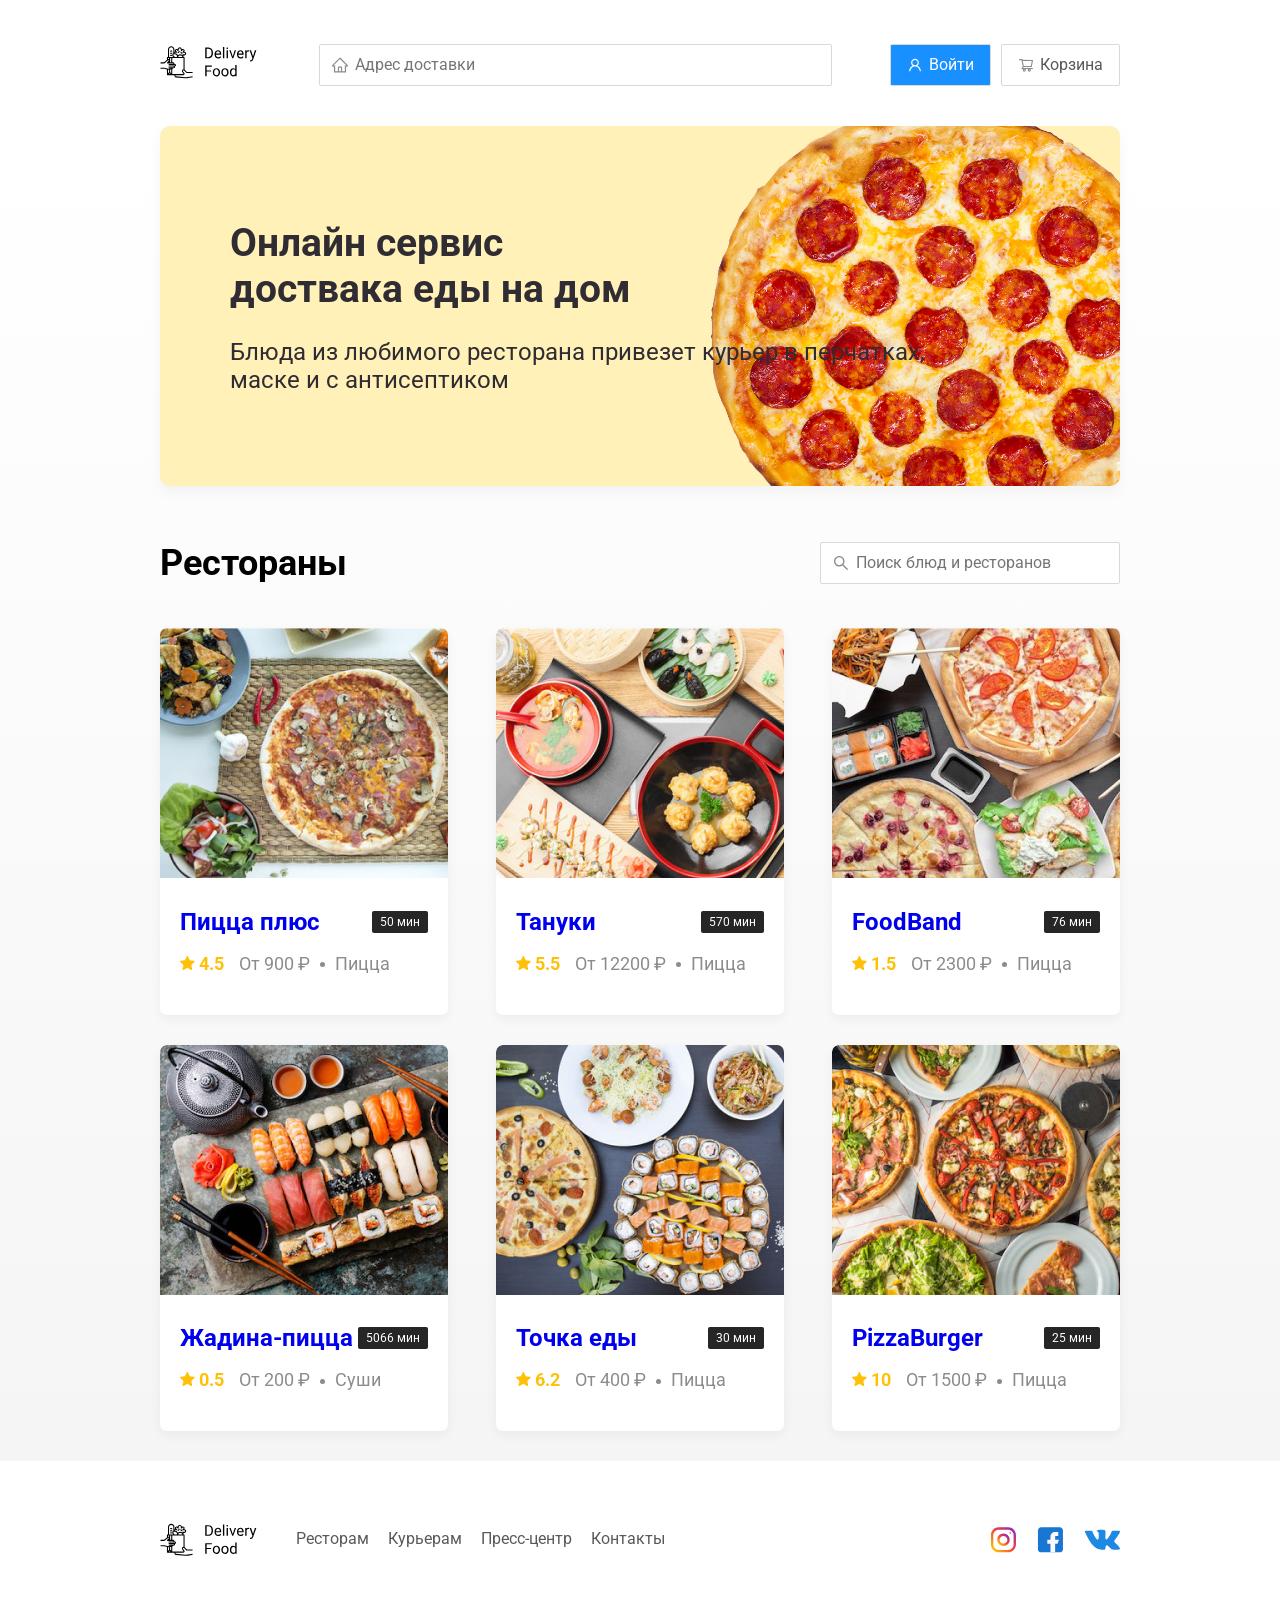
<file: index.html>
<!DOCTYPE html>
<html lang="ru">
<head>
  <meta charset="UTF-8">
  <meta name="viewport" content="width=device-width, initial-scale=1.0">
  <title>Delivery food - доставка еду домой</title>
  <link rel="stylesheet" href="/css/style.css">
  <link href="https://fonts.googleapis.com/css?family=Roboto:400,700&display=swap&subset=cyrillic" rel="stylesheet">
  <link rel="stylesheet" href="css/normalize.css">
</head>
<body>
  <div class="container">
    <header class="header">
      <a href="index.html" class="logo">
        <img src="img/logo.svg" alt="Logo" class="logo">
      </a>
      <input type="text" class="input input-addres" placeholder="Адрес доставки">
      <div class="buttons">
        <button class="button button-primary">
          <img src="img/user.svg" alt="user" class="button-icon">
          <span class="button-text">Войти</span>
        </button>
        <button class="button">
          <img src="img/shopping-cart.svg" alt="shopping-cart" class="button-icon">
          <span class="button-text">Корзина</span>
        </button>
      </div>
    </header>
  </div>
    
    <main class="main">
      <div class="container">
        <div class="promo">
          <h1 class="promo-title">Онлайн сервис<br>доствака еды на дом</h1>
          <p class="promo-text">
            Блюда из любимого ресторана привезет курьер в перчатках,<br> маске и с антисептиком
          </p>
        </div>

        <div class="restaurant">
          <div class="section-heading">
            <h2 class="section-title">Рестораны</h2>
            <input type="text" class="input input-search" placeholder="Поиск блюд и ресторанов">
          </div>
          <div class="cards">
            <a href="restaurant.html" class="card">
              <img class="img-card" src="/img/card.jpg" alt="card">
              <div class="card-text">
                <div class="card-heading">
                  <h3 class="card-title">Пицца плюс</h3>
                  <span class="card-tag tag">50 мин</span>
                </div>
                <div class="card-info">
                  <div class="rating"><img class="star" src="img/rating.svg" alt="">
                    4.5</div>
                  <div class="price">От 900 ₽</div>
                  <div class="category">Пицца</div>
                </div>
              </div>
            </a>
            <a href="restaurant.html" class="card">
              <img class="img-card" src="/img/2.jpg" alt="card">
              <div class="card-text">
                <div class="card-heading">
                  <h3 class="card-title">Тануки</h3>
                  <span class="card-tag tag">570 мин</span>
                </div>
                <div class="card-info">
                  <div class="rating"><img class="star" src="/img/rating.svg" alt="">
                    5.5</div>
                  <div class="price">От 12200 ₽</div>
                  <div class="category">Пицца</div>
                </div>
              </div>
            </a>
            <a href="restaurant.html" class="card">
              <img class="img-card" src="/img/3.jpg" alt="card">
              <div class="card-text">
                <div class="card-heading">
                  <h3 class="card-title">FoodBand</h3>
                  <span class="card-tag tag">76 мин</span>
                </div>
                <div class="card-info">
                  <div class="rating"><img class="star" src="/img/rating.svg" alt="">
                    1.5</div>
                  <div class="price">От 2300 ₽</div>
                  <div class="category">Пицца</div>
                </div>
              </div>
            </a>
            <a href="restaurant.html" class="card">
              <img class="img-card" src="/img/4.jpg" alt="card">
              <div class="card-text">
                <div class="card-heading">
                  <h3 class="card-title">Жадина-пицца</h3>
                  <span class="card-tag tag">5066 мин</span>
                </div>
                <div class="card-info">
                  <div class="rating"><img class="star" src="img/rating.svg" alt="">
                    0.5</div>
                  <div class="price">От 200 ₽</div>
                  <div class="category">Суши</div>
                </div>
              </div>
            </a>
            <a href="restaurant.html" class="card">
              <img class="img-card" src="img/5.jpg" alt="card">
              <div class="card-text">
                <div class="card-heading">
                  <h3 class="card-title">Точка еды</h3>
                  <span class="card-tag tag">30 мин</span>
                </div>
                <div class="card-info">
                  <div class="rating"><img class="star" src="img/rating.svg" alt="">
                    6.2</div>
                  <div class="price">От 400 ₽</div>
                  <div class="category">Пицца</div>
                </div>
              </div>
            </a>
            <a href="restaurant.html" class="card">
              <img class="img-card" src="img/6.jpg" alt="card">
              <div class="card-text">
                <div class="card-heading">
                  <h3 class="card-title">PizzaBurger</h3>
                  <span class="card-tag tag">25 мин</span>
                </div>
                <div class="card-info">
                  <div class="rating">
                    <img class="star" src="img/rating.svg" alt="">
                    10</div>
                  <div class="price">От 1500 ₽</div>
                  <div class="category">Пицца</div>
                </div>
              </div>
            </a>
          </div>
        </div>
      </div>
    </main>

    <footer class="footer">
      <div class="container">
        <div class="footer-block">
          <img class="logo footer-logo" src="img/logo-footer.svg" alt="footer-blog">
          <nav class="footer-nav">
            <a href="#" class="footer-link">Ресторам</a>
            <a href="#" class="footer-link">Курьерам</a>
            <a href="#" class="footer-link">Пресс-центр</a>
            <a href="#" class="footer-link">Контакты</a>
          </nav>
          <div class="social-link">
            <a href="#" class="social-link"><img class="img-fluid" src="img/inst.svg" alt="inst"></a>
            <a href="#" class="social-link"><img class="img-fluid" src="img/fb.svg" alt="fb"></a>
            <a href="#" class="social-link"><img class="img-fluid" src="img/vk.svg" alt="vk"></a>
          </div>
        </div>
      </div>
    </footer>
    
   <div class="modal">
     <div class="modal-dialog">
       <div class="modal-header">
         <h3 class="modal-title">Корзина</h3>
         <button class="close">&times;</button>
       </div>
       <!-- / .modal-header -->
       <div class="modal-body">
         <div class="food-row">
           <span class="food-name">Ролл угорь стандарт</span>
           <strong class="food-price">250 ₽</strong>
           <div class="food-counter">
             <button class="counter-button">-</button>
             <span class="counter">1</span>
             <button class="counter-button">+</button>
           </div>
         </div>
         <div class="food-row">
           <span class="food-name">Ролл угорь стандарт</span>
           <strong class="food-price">250 ₽</strong>
           <div class="food-counter">
             <button class="counter-button">-</button>
             <span class="counter">1</span>
             <button class="counter-button">+</button>
           </div>
         </div>
         <div class="food-row">
           <span class="food-name">Ролл угорь стандарт</span>
           <strong class="food-price">250 ₽</strong>
           <div class="food-counter">
             <button class="counter-button">-</button>
             <span class="counter">1</span>
             <button class="counter-button">+</button>
           </div>
         </div>
         <div class="food-row">
           <span class="food-name">Ролл угорь стандарт</span>
           <strong class="food-price">250 ₽</strong>
           <div class="food-counter">
             <button class="counter-button">-</button>
             <span class="counter">1</span>
             <button class="counter-button">+</button>
           </div>
         </div>
         <div class="food-row">
           <span class="food-name">Ролл угорь стандарт</span>
           <strong class="food-price">250 ₽</strong>
           <div class="food-counter">
             <button class="counter-button">-</button>
             <span class="counter">1</span>
             <button class="counter-button">+</button>
           </div>
         </div>
       </div>
       <!-- / .modal-body -->
       <div class="modal-footer">
         <span class="modal-pricetag">1250 ₽</span>
         <div class="footer-buttons">
           <button class="button button-primary">Оформить заказ</button>
           <button class="button">Отмена</button>
         </div>
       </div>
     </div>
     <!-- / .modal-dialog -->
   </div>
   <script src="js/main.js"></script>

</body>
</html>
</file>
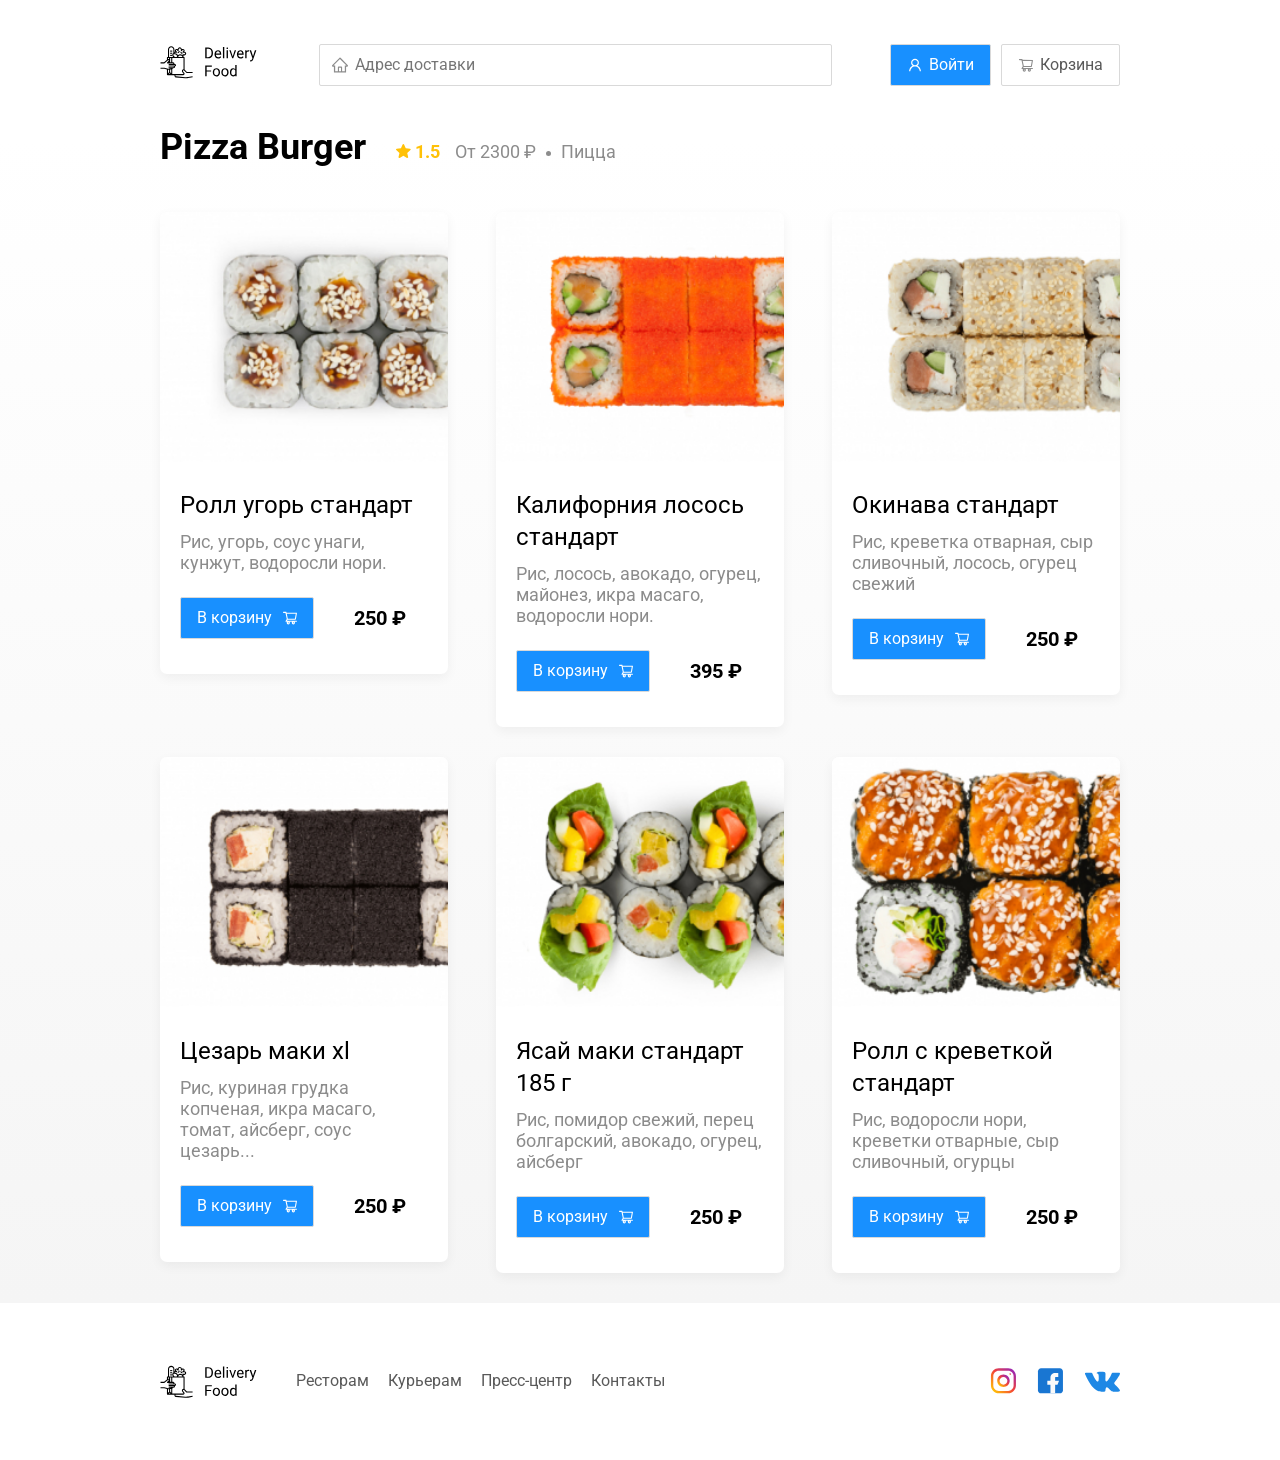
<file: restaurant.html>
<!DOCTYPE html>
<html lang="ru">

<head>
  <meta charset="UTF-8">
  <meta name="viewport" content="width=device-width, initial-scale=1.0">
  <title>Delivery food - доставка еду домой</title>
  <link rel="stylesheet" href="/css/style.css">
  <link href="https://fonts.googleapis.com/css?family=Roboto:400,700&display=swap&subset=cyrillic" rel="stylesheet">
  <link rel="stylesheet" href="css/normalize.css">
  <link rel="stylesheet" href="/css/animate.css">
</head>

<body>
  <div class="container">
    <header class="header">
      <a href="index.html" class="logo">
        <img src="img/logo.svg" alt="Logo" class="logo">
      </a>
      <input type="text" class="input input-addres" placeholder="Адрес доставки">
      <div class="buttons">
        <button class="button button-primary">
          <img src="/img/user.svg" alt="user" class="button-icon">
          <span class="button-text">Войти</span>
        </button>
        <button class="button" id="cart-button">
          <img src="/img/shopping-cart.svg" alt="shopping-cart" class="button-icon">
          <span class="button-text">Корзина</span>
        </button>
      </div>
    </header>
  </div>

  <main class="main">
    <div class="container">

      <div class="restaurant">
        <div class="section-heading">
          <h2 class="section-title">Pizza Burger</h2>
          <div class="card-info">
            <div class="rating"><img class="star" src="/img/rating.svg" alt="">
              1.5</div>
            <div class="price">От 2300 ₽</div>
            <div class="category">Пицца</div>
          </div>
        </div>
        <div class="cards">
          <div class="card wow fadeInUp" data-wow-delay="0.2s">
            <img class="img-card" src="/img/21.jpg" alt="card">
            <div class="card-text">
              <div class="card-heading">
                <h3 class="card-title card-title-reg">Ролл угорь стандарт</h3>
              </div>
              <div class="card-info">
                <div class="ingridients">Рис, угорь, соус унаги, кунжут, водоросли нори.</div>
              </div>
              <div class="card-button">
                <button class="button button-primary">
                  <span class="button-card-text">В корзину</span>
                  <img class="button-card-img" src="/img/buttonkorzina.svg" alt="shoping">
                </button>
                <strong class="card-price-bold">250 ₽</strong>
              </div>
            </div>
          </div>
          <div class="card wow fadeInUp" data-wow-delay="0.4s">
            <img class="img-card" src="/img/22.jpg" alt="card">
            <div class="card-text">
              <div class="card-heading">
                <h3 class="card-title card-title-reg">Калифорния лосось стандарт</h3>
              </div>
              <div class="card-info">
                <div class="ingridients">Рис, лосось, авокадо, огурец, майонез, икра масаго, водоросли нори.</div>
              </div>
              <div class="card-button">
                <button class="button button-primary">
                  <span class="button-card-text">В корзину</span>
                  <img class="button-card-img" src="/img/buttonkorzina.svg" alt="shoping">
                </button>
                <strong class="card-price-bold">395 ₽</strong>
              </div>
            </div>
          </div>
          <div class="card wow fadeInUp" data-wow-delay="0.6s">
            <img class="img-card" src="/img/23.jpg" alt="card">
            <div class="card-text">
              <div class="card-heading">
                <h3 class="card-title card-title-reg">Окинава стандарт</h3>
              </div>
              <div class="card-info">
                <div class="ingridients"> Рис, креветка отварная, сыр сливочный, лосось, огурец свежий</div>
              </div>
              <div class="card-button">
                <button class="button button-primary">
                  <span class="button-card-text">В корзину</span>
                  <img class="button-card-img" src="/img/buttonkorzina.svg" alt="shoping">
                </button>
                <strong class="card-price-bold">250 ₽</strong>
              </div>
            </div>
          </div>
          <div class="card wow fadeInUp" data-wow-delay="0.2s">
            <img class="img-card" src="/img/24.jpg" alt="card">
            <div class="card-text">
              <div class="card-heading">
                <h3 class="card-title card-title-reg">Цезарь маки хl</h3>
              </div>
              <div class="card-info">
                <div class="ingridients">Рис, куриная грудка копченая, икра масаго, томат, айсберг, соус цезарь...
                </div>
              </div>
              <div class="card-button">
                <button class="button button-primary">
                  <span class="button-card-text">В корзину</span>
                  <img class="button-card-img" src="/img/buttonkorzina.svg" alt="shoping">
                </button>
                <strong class="card-price-bold">250 ₽</strong>
              </div>
            </div>
          </div>
          <div class="card wow fadeInUp" data-wow-delay="0.4s">
            <img class="img-card" src="/img/25.jpg" alt="card">
            <div class="card-text">
              <div class="card-heading">
                <h3 class="card-title card-title-reg">Ясай маки стандарт 185 г</h3>
              </div>
              <div class="card-info">
                <div class="ingridients">Рис, помидор свежий, перец болгарский, авокадо, огурец, айсберг</div>
              </div>
              <div class="card-button">
                <button class="button button-primary">
                  <span class="button-card-text">В корзину</span>
                  <img class="button-card-img" src="/img/buttonkorzina.svg" alt="shoping">
                </button>
                <strong class="card-price-bold">250 ₽</strong>
              </div>
            </div>
          </div>
          <div class="card wow fadeInUp" data-wow-delay="0.6s">
            <img class="img-card" src="/img/26.jpg" alt="card">
            <div class="card-text">
              <div class="card-heading">
                <h3 class="card-title card-title-reg">Ролл с креветкой стандарт</h3>
              </div>
              <div class="card-info">
                <div class="ingridients">Рис, водоросли нори, креветки отварные, сыр сливочный, огурцы</div>
              </div>
              <div class="card-button">
                <button class="button button-primary">
                  <span class="button-card-text">В корзину</span>
                  <img class="button-card-img" src="/img/buttonkorzina.svg" alt="shoping">
                </button>
                <strong class="card-price-bold">250 ₽</strong>
              </div>
            </div>
          </div>
        </div>
      </div>
    </div>
  </main>

  <footer class="footer">
    <div class="container">
      <div class="footer-block">
        <img class="logo footer-logo" src="/img/logo-footer.svg" alt="footer-blog">
        <nav class="footer-nav">
          <a href="#" class="footer-link">Ресторам</a>
          <a href="#" class="footer-link">Курьерам</a>
          <a href="#" class="footer-link">Пресс-центр</a>
          <a href="#" class="footer-link">Контакты</a>
        </nav>
        <div class="social-link">
          <a href="#" class="social-link"><img class="img-fluid" src="/img/inst.svg" alt="inst"></a>
          <a href="#" class="social-link"><img class="img-fluid" src="/img/fb.svg" alt="fb"></a>
          <a href="#" class="social-link"><img class="img-fluid" src="/img/vk.svg" alt="vk"></a>
        </div>
      </div>
    </div>
  </footer>

  <div class="modal">
    <div class="modal-dialog">
      <div class="modal-header">
        <h3 class="modal-title">Корзина</h3>
        <button class="close">&times;</button>
      </div>
      <!-- / .modal-header -->
      <div class="modal-body">
        <div class="food-row">
          <span class="food-name">Ролл угорь стандарт</span>
          <strong class="food-price">250 ₽</strong>
          <div class="food-counter">
            <button class="counter-button">-</button>
            <span class="counter">1</span>
            <button class="counter-button">+</button>
          </div>
        </div>
        <div class="food-row">
          <span class="food-name">Ролл угорь стандарт</span>
          <strong class="food-price">250 ₽</strong>
          <div class="food-counter">
            <button class="counter-button">-</button>
            <span class="counter">1</span>
            <button class="counter-button">+</button>
          </div>
        </div>
        <div class="food-row">
          <span class="food-name">Ролл угорь стандарт</span>
          <strong class="food-price">250 ₽</strong>
          <div class="food-counter">
            <button class="counter-button">-</button>
            <span class="counter">1</span>
            <button class="counter-button">+</button>
          </div>
        </div>
        <div class="food-row">
          <span class="food-name">Ролл угорь стандарт</span>
          <strong class="food-price">250 ₽</strong>
          <div class="food-counter">
            <button class="counter-button">-</button>
            <span class="counter">1</span>
            <button class="counter-button">+</button>
          </div>
        </div>
        <div class="food-row">
                  <span class="food-name">Ролл угорь стандарт</span>
                  <strong class="food-price">250 ₽</strong>
                  <div class="food-counter">
                    <button class="counter-button">-</button>
                    <span class="counter">1</span>
                    <button class="counter-button">+</button>
                  </div>
        </div>
      </div>
      <!-- / .modal-body -->
      <div class="modal-footer">
        <span class="modal-pricetag">1250 ₽</span>
        <div class="footer-buttons">
          <button class="button button-primary">Оформить заказ</button>
          <button class="button">Отмена</button>
        </div>
      </div>
    </div>
    <!-- / .modal-dialog -->
  </div>
  <script src="js/wow.min.js"></script>
  <script src="js/main.js"></script>
</body>

</html>
</file>
<file: css/style.css>
* {
  box-sizing: border-box;
}
body{
  font-family: Roboto, sans-serif;
  padding-top: 44px;
}
.container {
  width: 1200px;
  margin: auto;
}
.header{
  display: flex;
  align-items: center;
  justify-content: space-between;
  margin-bottom: 40px;
}
.input{
  background: #FFFFFF;
  border: 1px solid #D9D9D9;
  border-radius: 2px;
  font-size: 16px;
  line-height: 24px;
  padding: 8px;
  padding-left: 35px;
  background-repeat: no-repeat;
  background-position: left 11px center;
}
.input-addres{
  flex: 0.8;
  background-image: url(../img/home.svg);
  
}
.input-search{
  width: 300px;
  background-image: url(../img/search.svg);
  margin-left: auto;
  margin-top: 0;
}
.buttons{
  display: flex;
  align-items: center;
}
.button{
  display: flex;
  align-items: center;
  padding: 8px 16px;
  background: #FFFFFF;
  border: 1px solid #D9D9D9;
  box-sizing: border-box;
  box-shadow: 0px 0px 2px rgba(0, 0, 0, 0.0015);
  border-radius: 2px;
  color: #595959;
  font-size: 16px;
  line-height: 24px;
}
.button-primary{
  background: #1890FF;
  border: 1px solid #D9D9D9;
  color: #fff;
  margin-right: 10px;
}
.button-icon{
  margin-right: 6px;
}
.button-card-text{
  margin-right: 10px;
}
.promo {
  /* height: 300px; */
  box-shadow: 0px 7px 12px rgba(158, 158, 163, 0.1);
  background: #FFF1B8 url(../img/hotpng.com.png) no-repeat top -53px right -91px / 534px;
  border-radius: 10px;
  padding: 68px 70px;
  margin-bottom: 56px;
}
.promo-title{
  font-style: normal;
  font-weight: bold;
  font-size: 39px;
  line-height: 46px;
  color: #302C34;
}
.promo-text{
  min-width: 530px;
  font-style: normal;
  font-weight: normal;
  font-size: 24px;
  line-height: 28px;
  color: #302C34;
}
.main{
  background: linear-gradient(180deg, rgba(245, 245, 245, 0) 1.04%, #F5F5F5 100%);
}
.section-heading{
  display: flex;
  align-items: center;
  margin-bottom: 44px;
}
.section-title{
  margin: 0;
  font-style: normal;
  font-weight: bold;
  font-size: 36px;
  line-height: 42px;
  color: #000000;
  margin-right: 30px;

}
.cards{
  display: flex;
  flex-wrap: wrap;
  align-items: flex-start;
  justify-content: space-between;

}
.card{
  background: #FFFFFF;
  box-shadow: 0px 4px 12px rgba(0, 0, 0, 0.05);
  border-radius: 7px;
  overflow: hidden;
  margin-bottom: 30px;
  flex-basis: 30%;
  text-decoration: none;
}
.img-card{
  width: 384px;
  height: 250px;
  object-fit: cover;
}
.card-text{
  padding: 23px 20px 35px;
}
.card-heading{
  display: flex;
  align-items: center;
  justify-content: space-between;
}
.card-title{
  font-style: normal;
  font-weight: bold;
  font-size: 24px;
  line-height: 32px;
  margin: 0;
}
.card-title-reg{
  font-weight: 400;
}
.card-tag{
  font-style: normal;
  font-weight: normal;
  font-size: 12px;
  line-height: 20px;
  color: #FFFFFF;
  background: #262626;
  border-radius: 2px;
  padding: 1px 8px;
}
.card-info{
  display: flex;
  align-items: center;
  flex-wrap: wrap;
  
}
.card-button{
  display: flex;
  align-items: center;
  margin-top: 24px;
}
.card-price-bold{
  font-weight: bold;
  font-size: 20px;
  line-height: 32px;
  margin-left: 30px;
}
.rating{
  margin-right: 26px;
  margin-top: 10px;
  color: #FFC107;
  font-weight: bold;
  font-size: 18px;
  line-height: 32px;
}
.price,
.category{
  font-size: 18px;
  line-height: 32px;
  color: #8C8C8C;
  margin-top: 10px;
}
.price{
  margin-right: 10px;
}
.ingridients{
  font-size: 18px;
  line-height: 21px;
  color: #8C8C8C;
  margin-top: 10px;
}
.category{
  text-overflow: ellipsis;
  overflow: hidden;
  white-space: nowrap;
  max-width: 150px;
}
.price:after {
  content: "";
  width: 5px;height: 5px;
  background-color: #8C8C8C;
  display: inline-block;
  vertical-align: middle;
  border-radius: 50%;
  margin-left: 10px;
}
.footer{
  padding: 60px 0;
}
.footer-block{
  display: flex;
  align-items: center;
  justify-content: space-between;
}
.footer-link{
  display: inline-block;
  color: #595959;
  text-decoration: none;
}
.footer-nav{
  margin-left: 35px;
  margin-right: auto;
}
.footer-link:not(:last-child){
  margin-right: 15px;
}
.social-link{
  display: flex;
  align-items: center;
}
.social-link:not(:last-child) {
  margin-right: 21px;
}

.modal{
  position: fixed;
  left: 0;
  top: 0;
  width: 100%;
  height: 100%;
  background: rgba(0, 0, 0, 0.4);
  display: flex;
  display: none;
}
.is-open{
  display: flex;
}
.modal-dialog{
  margin: auto;
  max-width: 780px;
  width: 95%;
  background: #FFFFFF;
  border-radius: 5px;
  padding: 40px 45px;
}
.modal-header{
  display: flex;
  align-items: center;
  justify-content: space-between;
  margin-bottom: 45px;
}
.close {
  font-size:36px;
  border: none;
  background-color: transparent;
}
.modal-body{
  margin-bottom: 52px;
}
.modal-title{
  margin: 0;
  font-weight: bold;
  font-size: 36px;
  line-height: 42px;
}
.food-row{
  display: flex;
  align-items: flex-start;
  justify-content: space-between;
  padding-bottom: 8px;
  border-bottom: 1px solid #d9d9d9;
  margin-bottom: 15px;
}
.food-name{
  font-weight: normal;
  font-size: 18px;
  line-height: 32px;
}
.food-price{
  margin-left: auto; 
  margin-right: 47px;
  font-weight: bold;
  font-size: 20px;
  line-height: 32px;
}
.food-counter{
  display: flex;  
  align-items: center;
}
.counter-button{
  display: flex;
  align-items: center;
  justify-content: center;
  width: 39px;
  height: 32px;
  background: #FFFFFF;
  border: 1px solid #40A9FF;
  box-sizing: border-box;
  border-radius: 2px;
  font-weight: normal;
  font-size: 14px;
  line-height: 22px;
  color:#40A9FF;
}
.counter{
  margin-left: 10px;
  margin-right: 10px;
}
.modal-footer{
  display: flex;
  align-items: center;
  justify-content: space-between;
}
.footer-buttons{
  display: flex;
  align-items: center;
}
.modal-pricetag{
  background: #262626;
  border-radius: 5px;
  color: #fff;
  padding: 15px 20px;
}


@media (max-width: 1366px) {
  .container {
    max-width: 960px;
  }
  .rating{
    margin-right: 15px;
  }
  .price,
  .category {
    font-style: 14px;
  }
}
@media (max-width: 992px) {
  .container {
    max-width: 750px;
  }
  .promo{
    padding: 50px;
  }
  .promo-text{
    font-size: 18px;
    max-width: 400px;
  }
  .card{
    flex-basis: 49%;
  }
  .footer-link{
    font-size: 16px;
  }
}
@media (max-width: 768px) {
  .container {
    max-width: 560px;
  }
  .card-info{
    flex-wrap: wrap;
  }
  .card.rating {
    flex-basis: 100%;
  }
    .promo {
      padding: 50px;
    }
    .promo{
      background-size: 400px;
    }
   .promo-title {
     font-size: 24px;
     line-height: 1.4;
   }
   .promo-text{
     margin-top: 0;
   }
}
@media (max-width: 578px) {
  .container {
    max-width: 90%;
  }
  .header{
    flex-wrap: wrap;
  }
  .input-addres{
    order: 5;
    flex: 1;
  }
  .promo{
    background-image: none;
  }
  .promo-title{
    margin-bottom: 10px;
  }
  .siction-title{
    font-size: 20x;
  }
  .card{
    flex-basis: 100%;
  }
  .img-card{
    width: 100%;
  }
  .footer{
    padding: 30px 0;
  }
  .footer-block{
    align-items: flex-start;
  }
  .footer-nav{
    border: 0;
    margin-left: 0;
    margin-right: 0;
    display: flex;
    flex-direction: column;
  }
  .footer-logo{
    margin-right: 15px;
    order: 1;
  }
  .social-link{
    order: 2;
  }
}
@media (max-width: 480px) {
  .button-text{
    display: none;
  }
  .button{
    min-height: 40px;
  }
  .button-icon{
    margin: 0;
  }
  .promo{
    padding: 20px;
  }
  .card-heading{
    flex-wrap: wrap;
    
  }
  .footer-block {
    flex-wrap: wrap;
    flex-direction: column;
    align-items: center;
  }
  .footer-logo{
    order: 0;
    margin-bottom: 20px;
  }
  .footer-nav{
    margin-bottom: 20px;
    text-align: center;
  }
  .footer-link:not(:last-child){
    margin-right: 0;
  }
}
</file>
